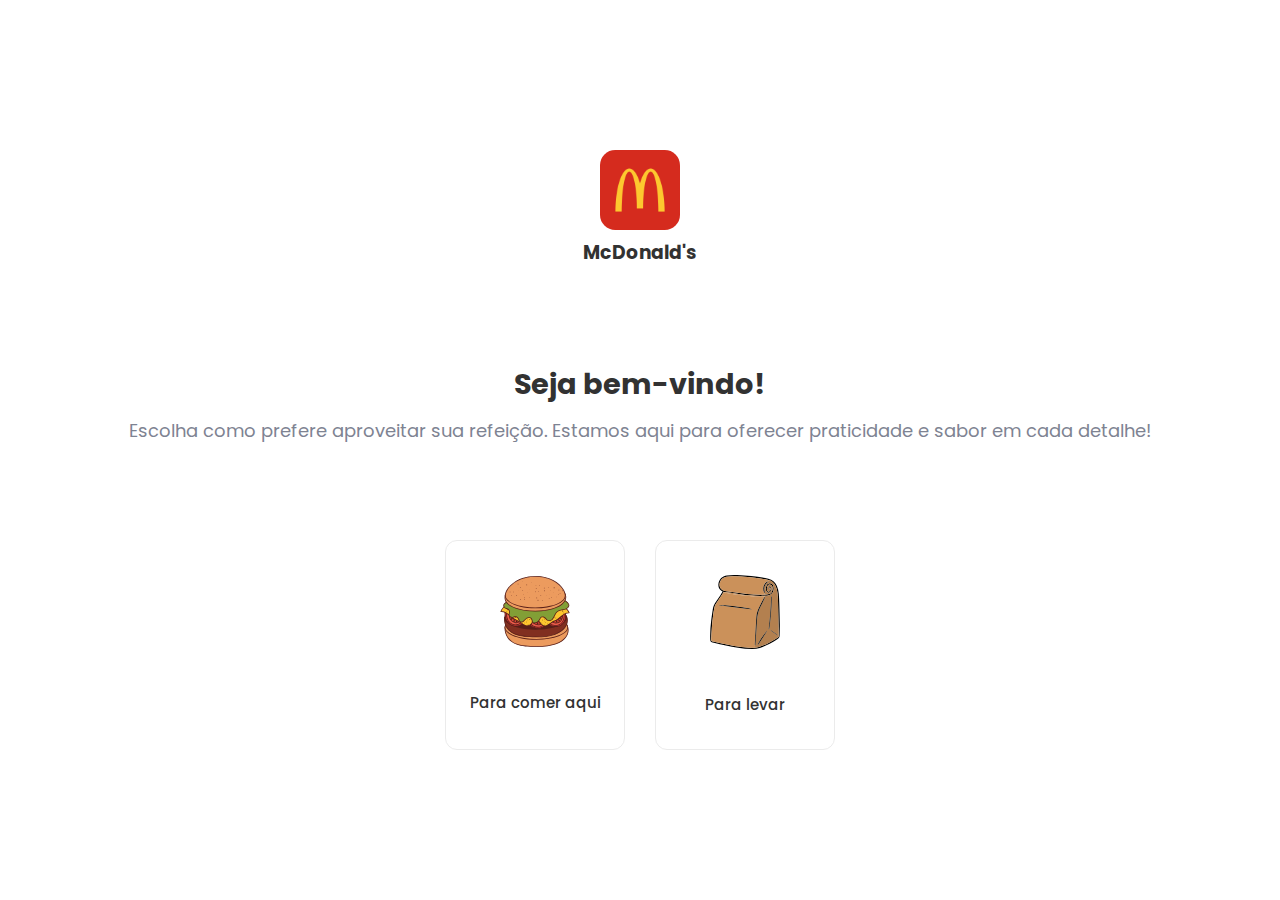
<file: index.html>
<!DOCTYPE html>
<html lang="en">

<head>
    <meta charset="UTF-8">
    <meta name="viewport" content="width=device-width, initial-scale=1.0">
    <title>McDonald's</title>
    <!-- CSS File -->
    <link rel="stylesheet" href="./assets/css/style.css">
    <!-- Bootstrap -->
    <link rel="stylesheet" href="https://cdn.jsdelivr.net/npm/bootstrap-icons@1.11.3/font/bootstrap-icons.min.css">
    <!-- favicon -->
    <link rel="shortcut icon" href="/assets/images/svg/mcdonalds-logo.svg" type="image/x-icon">
</head>

<body>
    <div id="container">
        <div id="logo">
            <img src="./assets/images/svg/mcdonalds-logo.svg" alt="McDonald's logo">
            <h3>McDonald's</h3>
        </div>

        <div id="welcome-text">
            <h2 id="title">Seja bem-vindo!</h2>
            <p>Escolha como prefere aproveitar sua refeição. Estamos aqui para oferecer praticidade e sabor em cada
                detalhe!</p>
        </div>

        <div id="options">
            <a class="option" href="./assets/pages/menu.html">
                <img src="./assets/images/svg/burger.svg" alt="imagem hamburguér">
                Para comer aqui
            </a>

            <a class="option" href="./assets/pages/menu.html">
                <img src="./assets/images/svg/paper-bag.svg" alt="imagem de uma sacola reciclável">
                Para levar
            </a>
        </div>
    </div>
</body>

</html>
</file>
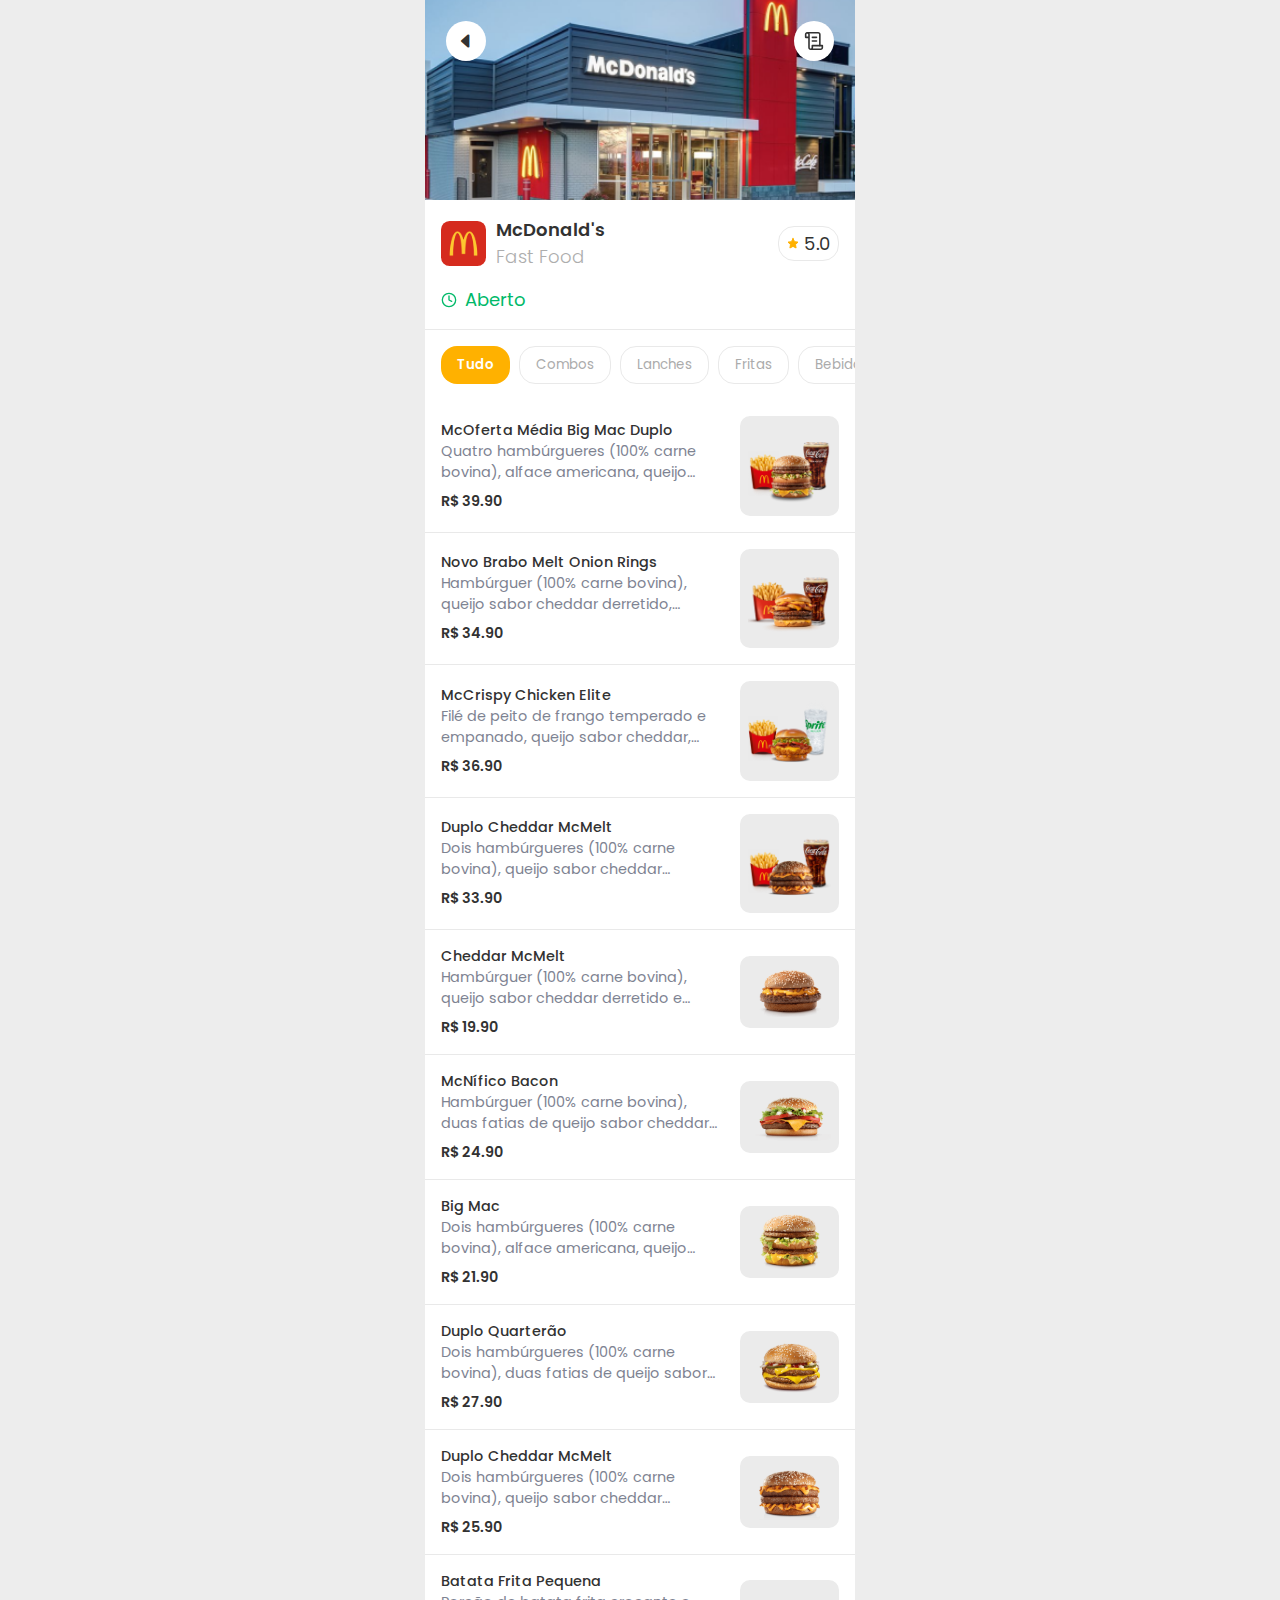
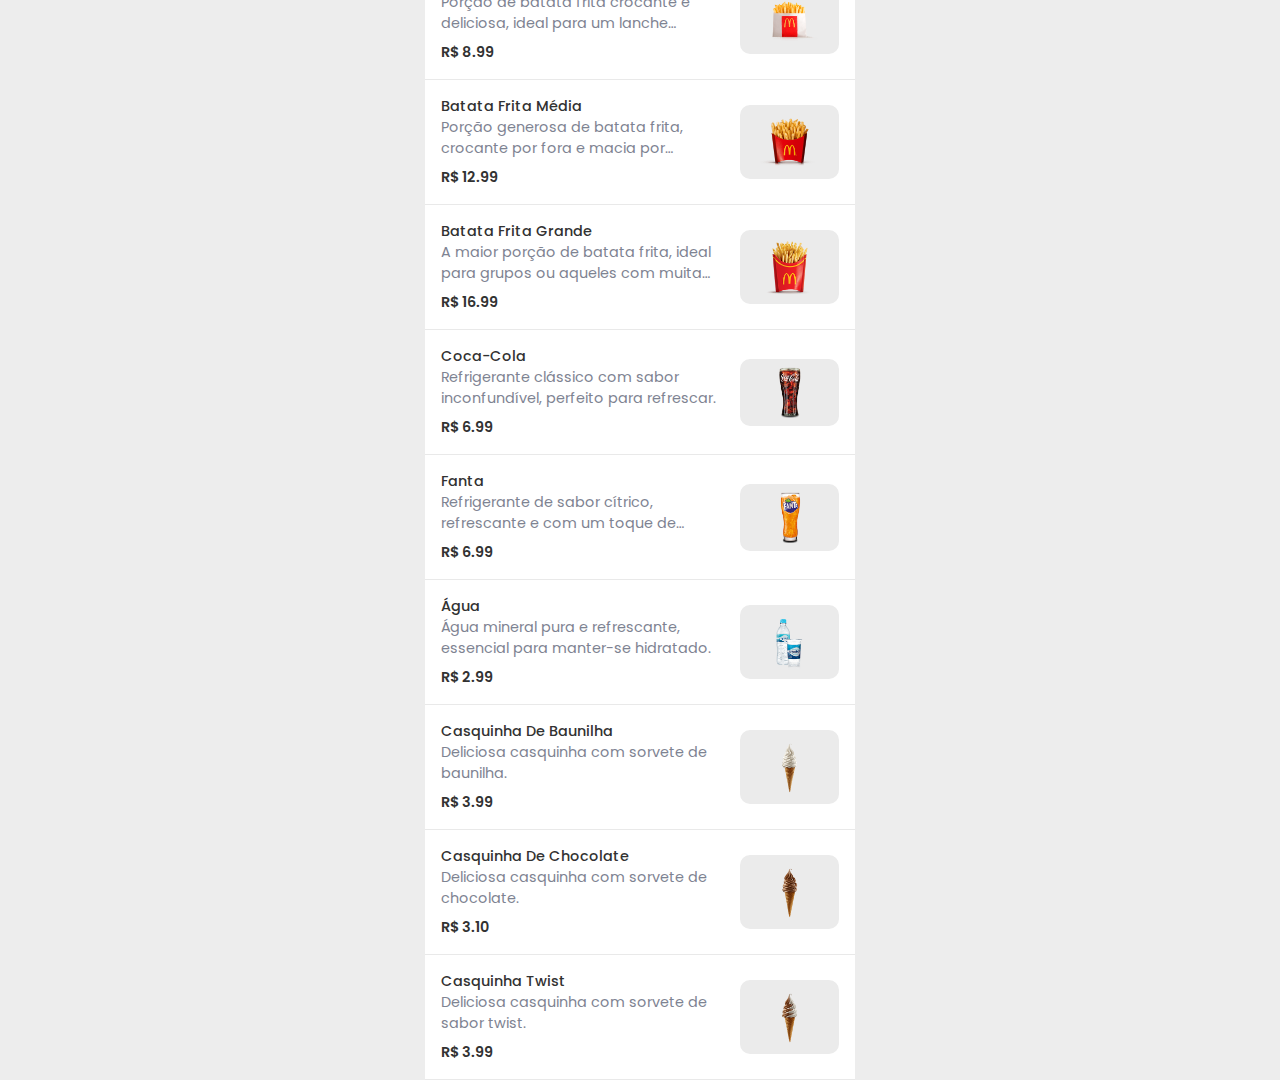
<file: assets/pages/menu.html>
<!DOCTYPE html>
<html lang="en">

<head>
    <meta charset="UTF-8">
    <meta name="viewport" content="width=device-width, initial-scale=1.0">
    <title>Menu</title>
    <!-- CSS File -->
    <link rel="stylesheet" href="../css/menu.css">
    <!-- JS File -->
    <script src="../js/menu.js" defer></script>
    <!-- Bootstrap -->
    <link rel="stylesheet" href="https://cdn.jsdelivr.net/npm/bootstrap-icons@1.11.3/font/bootstrap-icons.min.css">
    <!-- favicon -->
    <link rel="shortcut icon" href="/assets/images/svg/mcdonalds-logo.svg" type="image/x-icon">
</head>

<body>
    <div id="container">
        <header>
            <a class="header-btn" href="/">
                <i class="bi bi-caret-left-fill"></i>
            </a>

            <a class="header-btn" href="#">
                <img src="../images/svg/scroll-text.svg">
            </a>
        </header>

        <section id="restaurant-info">
            <div class="info-header">
                <div class="logo">
                    <img src="../images/svg/mcdonalds-logo.svg" alt="McDonald's Logo" class="restaurant-logo">

                    <div class="restaurant-text">
                        <p class="restaurant-name">McDonald's</p>
                        <p class="restaurant-category">Fast Food</p>
                    </div>
                </div>

                <div class="restaurant-rating">
                    <img src="../images/svg/star.svg" alt="star">
                    <span>5.0</span>
                </div>
            </div>

            <div class="restaurant-status">
                <img src="../images/svg/clock.svg" alt="clock">
                <span class="open-now">Aberto</span>
            </div>
        </section>

        <section id="category-menu">
            <button class="menu-btn active" data-id="all">Tudo</button>
            <button class="menu-btn" data-id="combos">combos</button>
            <button class="menu-btn" data-id="lanches">lanches</button>
            <button class="menu-btn" data-id="fritas">fritas</button>
            <button class="menu-btn" data-id="bebidas">bebidas</button>
            <button class="menu-btn" data-id="sobremesas">sobremesas</button>
        </section>

        <section id="menu-items">
            <!-- <span class="menu-title">combos</span>

            <div class="item">
                <div class="details">
                    <p class="item-title">McOferta média big mac duplo</p>
                    <p class="item-desc">Quatro hambúrgueres (100% carne bovina), alface americana...</p>
                    <span class="price">R$ 39,90</span>
                </div>

                <img class="item-pic" src="../images/bigmac-duplo.png">
            </div> -->
        </section>
    </div>
</body>

</html>
</file>
<file: assets/css/style.css>
/* Font Import */
@import url('https://fonts.googleapis.com/css2?family=Poppins:ital,wght@0,100;0,200;0,300;0,400;0,500;0,600;0,700;0,800;0,900;1,100;1,200;1,300;1,400;1,500;1,600;1,700;1,800;1,900&display=swap');

/* CSS Reset */
* {
  margin: 0;
  padding: 0;
  box-sizing: border-box;
  font-family: "Poppins", serif;
}

#container {
    background-color: #fff;
    color: #323232;
    height: 100vh;
    display: flex;
    flex-direction: column;
    align-items: center;
    justify-content: center;
    gap: 6rem;
    padding: 0 5px;
}

#logo {
    display: flex;
    flex-direction: column;
    align-items: center;
}

#logo img {
    width: 80px;
    margin-bottom: .5rem;
}

#welcome-text {
    text-align: center;
    padding: 0 .4rem;
}

#title {
    margin-bottom: .7rem;
    color: #323232;
    font-size: 1.8rem;
}

#welcome-text p {
    color: #7E8392;
    font-size: 18px;
}

#options {
    display: flex;
    align-items: center;
    justify-content: center;
    gap: 30px;
}

.option {
    border: 1px solid #ebebeb;
    width: 180px;
    height: 210px;
    border-radius: 12px;
    display: flex;
    flex-direction: column;
    align-items: center;
    justify-content: space-evenly;
    gap: 10px;
    transition: all .3s;
    color: #323232;
    text-align: center;
    font-size: 15px;
    font-weight: 500;
    text-decoration: none;
    cursor: pointer;
}

.option img {
    width: 70px;
}

.option:hover {
    background-color: rgb(210, 25, 25); /* Cor de fundo no hover do container */
    color: #fff; /* Texto fica branco ao passar o mouse sobre o container */
}
</file>
<file: assets/css/menu.css>
/* Font Import */
@import url('https://fonts.googleapis.com/css2?family=Poppins:ital,wght@0,100;0,200;0,300;0,400;0,500;0,600;0,700;0,800;0,900;1,100;1,200;1,300;1,400;1,500;1,600;1,700;1,800;1,900&display=swap');

/* CSS Reset */
* {
  margin: 0;
  padding: 0;
  box-sizing: border-box;
  font-family: "Poppins", serif;
}

body {
    background-color: #ededed;
}

#container {
    max-width: 430px;
    width: 100%;
    min-height: 100vh;
    color: #323232;
    font-size: 18px;
    background-color: #fff;
    position: relative;
}

/* header */
header {
    background: url('../images/mcdonalds-img.png') center/cover no-repeat;
    min-height: 200px;
    display: flex;
    justify-content: space-between;
    padding: 1.3rem;
}

.header-btn {
    background-color: #fff;
    height: 40px;
    width: 40px;
    display: grid;
    place-items: center;
    border-radius: 50%;
    transition: all 0.3s ease;
    color: #323232;
}

.header-btn:hover {
    background-color: #e3e3e3;
}

/* restaurant info */
#restaurant-info {
    padding: 1rem;
    border-bottom: 1px solid #e9e9e9;
}

.info-header {
    display: flex;
    align-items: center;
    justify-content: space-between;
    margin-bottom: 1rem;
}

.logo {
    display: flex;
    align-items: center;
    gap: 10px;
}

.logo img {
    width: 45px;
}

.restaurant-name {
    font-weight: 600;
}

.restaurant-category {
    color: #adadad;
    font-weight: 300;
}

.restaurant-rating {
    border: 1px solid #e9e9e9;
    padding: 3px 8px;
    border-radius: 1rem;
}

.restaurant-status {
    display: flex;
    align-items: center;
    gap: 8px;
    color: #00B969;
}

/* menu rolavel */
#category-menu {
    padding: 1rem;
    white-space: nowrap;
    overflow-x: auto;
    scrollbar-width: none;
    display: flex;
    gap: 9px;
}

.menu-btn {
    border: 1px solid #e9e9e9;
    padding: .5rem 1rem;
    border-radius: 1rem;
    background-color: transparent;
    cursor: pointer;
    color: #ababab;
    text-transform: capitalize;
}

#category-menu button.active {
    background-color: #ffb100;
    color: #fff;
    border: none;
    font-weight: 600;
}

.item {
    display: flex;
    align-items: center;
    justify-content: space-between;
    padding: 1rem;
    border-bottom: 1px solid #e9e9e9;
    cursor: pointer;
}

.menu-title {
    font-weight: 600;
    display: block;
    margin: 1rem 0 0;
    padding: 0 1rem;
    text-transform: capitalize;
}

.details {
    font-size: .9rem;
    width: 70%;
}

.item-title {
    font-weight: 500;
    text-transform: capitalize;
}

.item-desc {
    color: #7E8392;
    display: -webkit-box;
    -webkit-line-clamp: 2; /*Limita a 2 linhas*/
    -webkit-box-orient: vertical;
    overflow: hidden;
    text-overflow: ellipsis;
    max-width: 100%;
}

.price {
    display: block;
    margin-top: .5rem;
    font-weight: 600;
}

.item-pic {
    width: 25%;
    min-height: 67px;
    padding: .5rem;
    border-radius: 10px;
    background-color: #ebebeb;
}

/* responsividade */
@media (min-width: 431px) {
    body {
        display: flex;
        justify-content: center;
    }
}
</file>
